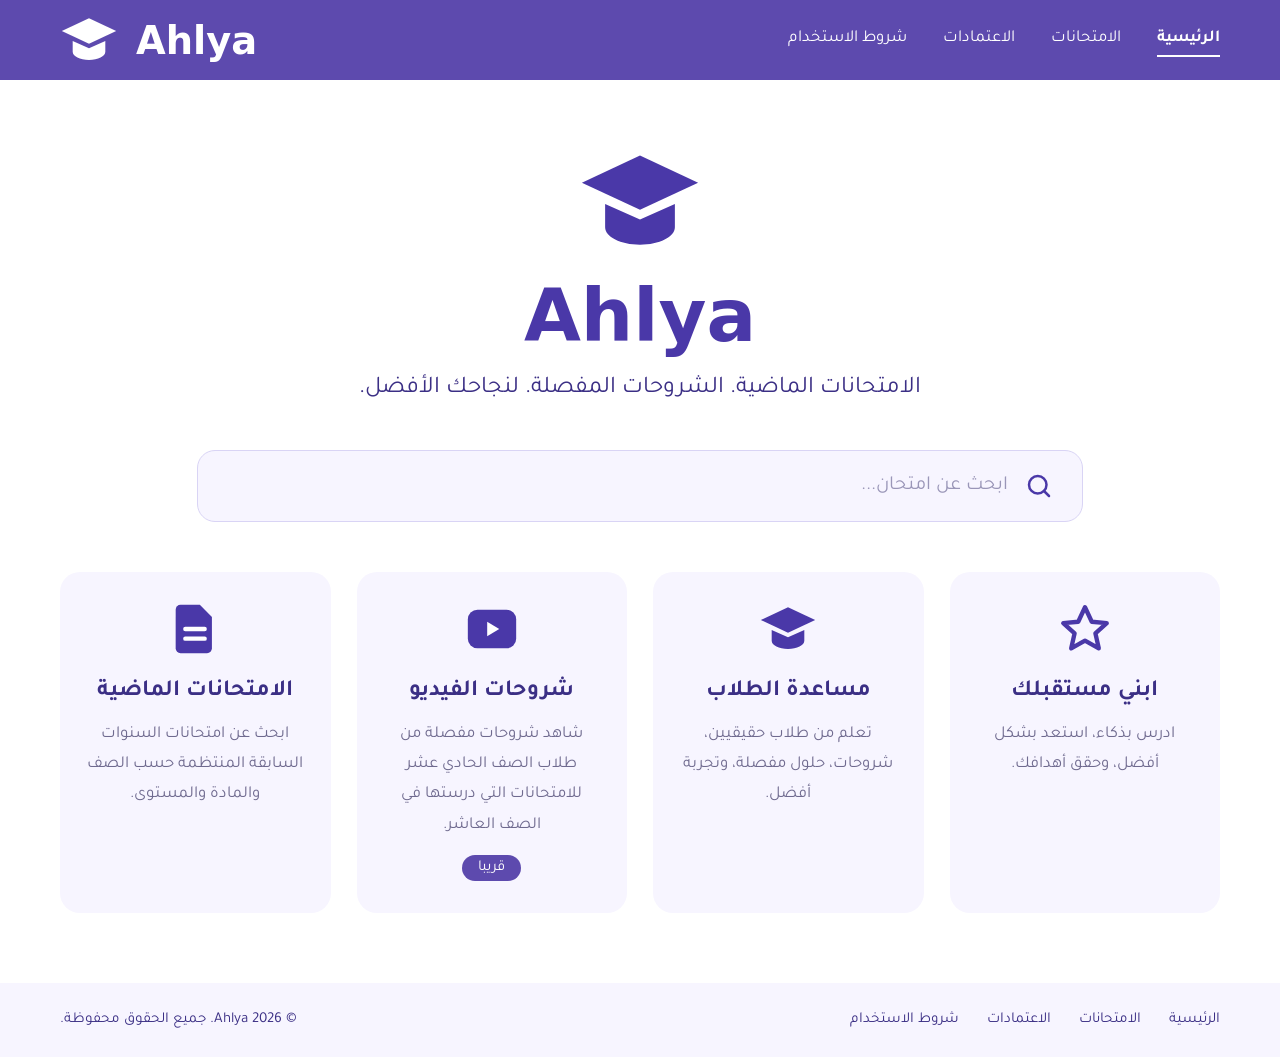
<file: ahlyawebsite/index.html>
<!DOCTYPE html>
<html lang="ar" dir="rtl">
<head>
  <meta charset="UTF-8">
  <meta name="viewport" content="width=device-width, initial-scale=1">
  <title>Ahlya | الامتحانات الماضية</title>
  <link rel="preconnect" href="https://fonts.googleapis.com">
  <link rel="preconnect" href="https://fonts.gstatic.com" crossorigin>
  <link href="https://fonts.googleapis.com/css2?family=Tajawal:wght@400;500;700&display=swap" rel="stylesheet">
  <link rel="stylesheet" href="style.css">
</head>
<body>

  <!-- Header -->
  <header class="site-header">
    <nav class="nav" aria-label="القائمة الرئيسية">
      <a href="index.html" class="active">الرئيسية</a>
      <a href="exams.html">الامتحانات</a>
      <a href="credits.html">الاعتمادات</a>
      <a href="terms.html">شروط الاستخدام</a>
    </nav>
    <a href="index.html" class="logo">
      <svg viewBox="0 0 64 64" aria-hidden="true">
        <path d="M32 8 2 22l30 14 30-14z"/>
        <path d="M14 33v12c0 5 8 9 18 9s18-4 18-9V33L32 41z"/>
      </svg>
      <span>Ahlya</span>
    </a>
  </header>

  <!-- Hero -->
  <main>
    <section class="hero">
      <svg class="hero-icon" viewBox="0 0 64 64" aria-hidden="true">
        <path d="M32 8 2 22l30 14 30-14z"/>
        <path d="M14 33v12c0 5 8 9 18 9s18-4 18-9V33L32 41z"/>
      </svg>
      <h1>Ahlya</h1>
      <p class="tagline">الامتحانات الماضية. الشروحات المفصلة. لنجاحك الأفضل.</p>

      <form class="search" role="search" onsubmit="return false">
        <svg viewBox="0 0 24 24" aria-hidden="true">
          <circle cx="11" cy="11" r="7"/>
          <path d="m20 20-4-4"/>
        </svg>
        <input type="search" id="search-input" placeholder="ابحث عن امتحان..." aria-label="ابحث عن امتحان" autocomplete="off">
        <ul class="suggestions" id="suggestions" hidden></ul>
      </form>
    </section>

    <!-- Feature cards -->
    <section class="cards">
      <article class="card">
        <svg viewBox="0 0 24 24" aria-hidden="true"><path d="m12 3 2.8 6 6.2.6-4.7 4.2 1.4 6.2L12 16.8 6.3 20l1.4-6.2L3 9.6 9.2 9z" class="outline"/></svg>
        <h2>ابني مستقبلك</h2>
        <p>ادرس بذكاء، استعد بشكل أفضل، وحقق أهدافك.</p>
      </article>

      <article class="card">
        <svg viewBox="0 0 64 64" aria-hidden="true"><path d="M32 8 2 22l30 14 30-14z"/><path d="M14 33v12c0 5 8 9 18 9s18-4 18-9V33L32 41z"/></svg>
        <h2>مساعدة الطلاب</h2>
        <p>تعلم من طلاب حقيقيين، شروحات، حلول مفصلة، وتجربة أفضل.</p>
      </article>

      <article class="card">
        <svg viewBox="0 0 24 24" aria-hidden="true"><rect x="2" y="4" width="20" height="16" rx="4"/><path d="m10 9 5 3-5 3z" class="cutout"/></svg>
        <h2>شروحات الفيديو</h2>
        <p>شاهد شروحات مفصلة من طلاب الصف الحادي عشر للامتحانات التي درستها في الصف العاشر.</p>
        <span class="soon">قريبا </span>
      </article>

      <article class="card">
        <svg viewBox="0 0 24 24" aria-hidden="true"><path d="M6 2h8l5 5v13a2 2 0 0 1-2 2H6a2 2 0 0 1-2-2V4a2 2 0 0 1 2-2z"/><path d="M8 12h8M8 16h8" class="cutout-line"/></svg>
        <h2>الامتحانات الماضية</h2>
        <p>ابحث عن امتحانات السنوات السابقة المنتظمة حسب الصف والمادة والمستوى.</p>
      </article>
    </section>
  </main>

  <!-- Footer -->
  <footer class="site-footer">
    <nav class="footer-nav" aria-label="روابط التذييل">
      <a href="index.html">الرئيسية</a>
      <a href="exams.html">الامتحانات</a>
      <a href="credits.html">الاعتمادات</a>
      <a href="terms.html">شروط الاستخدام</a>
    </nav>
    <p>© 2026 Ahlya. جميع الحقوق محفوظة.</p>
  </footer>

  <script src="exams-data.js"></script>
  <script>
    const input = document.getElementById("search-input");
    const list = document.getElementById("suggestions");
    let current = -1;

    // Make Arabic spelling forgiving: ignore diacritics and treat أ إ آ as ا, ة as ه, ى as ي
    const norm = t => t
      .replace(/[\u064B-\u0652\u0640]/g, "")
      .replace(/[أإآ]/g, "ا")
      .replace(/ى/g, "ي")
      .replace(/ة/g, "ه")
      .toLowerCase();

    function suggest() {
      const words = norm(input.value).split(/\s+/).filter(Boolean);
      current = -1;
      if (!words.length) { list.hidden = true; return; }

      const matches = exams.filter(e => {
        const text = norm(["امتحان", e.subject, e.type, e.grade, e.year, e.level].join(" "));
        return words.every(w => text.includes(w));
      }).slice(0, 8);

      if (!matches.length) {
        list.innerHTML = '<li class="empty">لا توجد نتائج</li>';
      } else {
        list.innerHTML = matches.map(e => {
          const title = "امتحان " + e.subject + " " + e.type;
          const meta = e.grade + " · " + e.year;
          const href = "exam.html?title=" + encodeURIComponent(title) + "&meta=" + encodeURIComponent(meta) + (e.pdf ? "&pdf=" + encodeURIComponent(e.pdf) : "") + (e.images || []).map(i => "&img=" + encodeURIComponent(i)).join("");
          return `<li><a href="${href}"><strong>${title}</strong><span>${meta}</span></a></li>`;
        }).join("");
      }
      list.hidden = false;
    }

    function move(step) {
      const items = list.querySelectorAll("a");
      if (!items.length) return;
      items.forEach(a => a.classList.remove("selected"));
      current = (current + step + items.length) % items.length;
      items[current].classList.add("selected");
    }

    input.addEventListener("input", suggest);
    input.addEventListener("keydown", e => {
      if (e.key === "ArrowDown") { e.preventDefault(); move(1); }
      else if (e.key === "ArrowUp") { e.preventDefault(); move(-1); }
      else if (e.key === "Escape") { list.hidden = true; }
      else if (e.key === "Enter") {
        const items = list.querySelectorAll("a");
        const target = items[current >= 0 ? current : 0];
        if (target) location.href = target.href;
      }
    });

    // Close the list when clicking anywhere else
    document.addEventListener("click", e => {
      if (!e.target.closest(".search")) list.hidden = true;
    });
  </script>

</body>
</html>
</file>
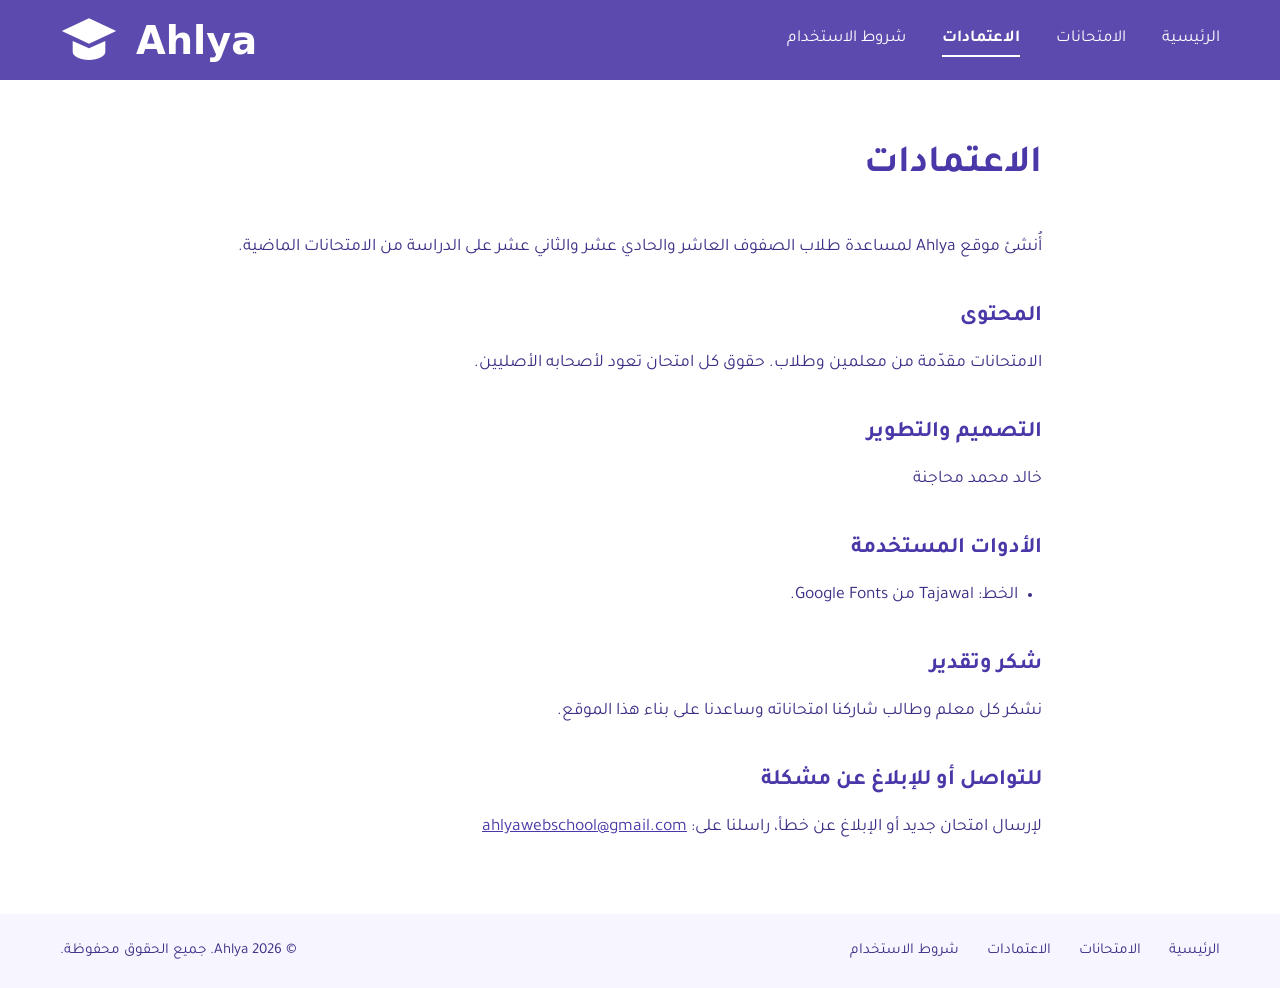
<file: ahlyawebsite/credits.html>
<!DOCTYPE html>
<html lang="ar" dir="rtl">
<head>
  <meta charset="UTF-8">
  <meta name="viewport" content="width=device-width, initial-scale=1">
  <title>الاعتمادات | Ahlya</title>
  <link rel="preconnect" href="https://fonts.googleapis.com">
  <link rel="preconnect" href="https://fonts.gstatic.com" crossorigin>
  <link href="https://fonts.googleapis.com/css2?family=Tajawal:wght@400;500;700&display=swap" rel="stylesheet">
  <link rel="stylesheet" href="style.css">
</head>
<body>

  <!-- Header -->
  <header class="site-header">
    <nav class="nav" aria-label="القائمة الرئيسية">
      <a href="index.html">الرئيسية</a>
      <a href="exams.html">الامتحانات</a>
      <a href="credits.html" class="active">الاعتمادات</a>
      <a href="terms.html">شروط الاستخدام</a>
    </nav>
    <a href="index.html" class="logo">
      <svg viewBox="0 0 64 64" aria-hidden="true">
        <path d="M32 8 2 22l30 14 30-14z"/>
        <path d="M14 33v12c0 5 8 9 18 9s18-4 18-9V33L32 41z"/>
      </svg>
      <span>Ahlya</span>
    </a>
  </header>

  <main class="page">
    <article class="prose">
      <h1 class="page-title">الاعتمادات</h1>

      <p>أُنشئ موقع Ahlya لمساعدة طلاب الصفوف العاشر والحادي عشر والثاني عشر على الدراسة من الامتحانات الماضية.</p>

      <h2>المحتوى</h2>
      <p>الامتحانات مقدّمة من معلمين وطلاب. حقوق كل امتحان تعود لأصحابه الأصليين.</p>

      <h2>التصميم والتطوير</h2>
      <p>خالد محمد محاجنة</p>

      <h2>الأدوات المستخدمة</h2>
      <ul>
        <li>الخط: Tajawal من Google Fonts.</li>
      </ul>

      <h2>شكر وتقدير</h2>
      <p>نشكر كل معلم وطالب شاركنا امتحاناته وساعدنا على بناء هذا الموقع.</p>

      <h2>للتواصل أو للإبلاغ عن مشكلة</h2>
      <p>لإرسال امتحان جديد أو الإبلاغ عن خطأ، راسلنا على: <a href="mailto:ahlyawebschool@gmail.com" dir="ltr">ahlyawebschool@gmail.com</a></p>
    </article>
  </main>

  <!-- Footer -->
  <footer class="site-footer">
    <nav class="footer-nav" aria-label="روابط التذييل">
      <a href="index.html">الرئيسية</a>
      <a href="exams.html">الامتحانات</a>
      <a href="credits.html">الاعتمادات</a>
      <a href="terms.html">شروط الاستخدام</a>
    </nav>
    <p>© 2026 Ahlya. جميع الحقوق محفوظة.</p>
  </footer>

</body>
</html>
</file>
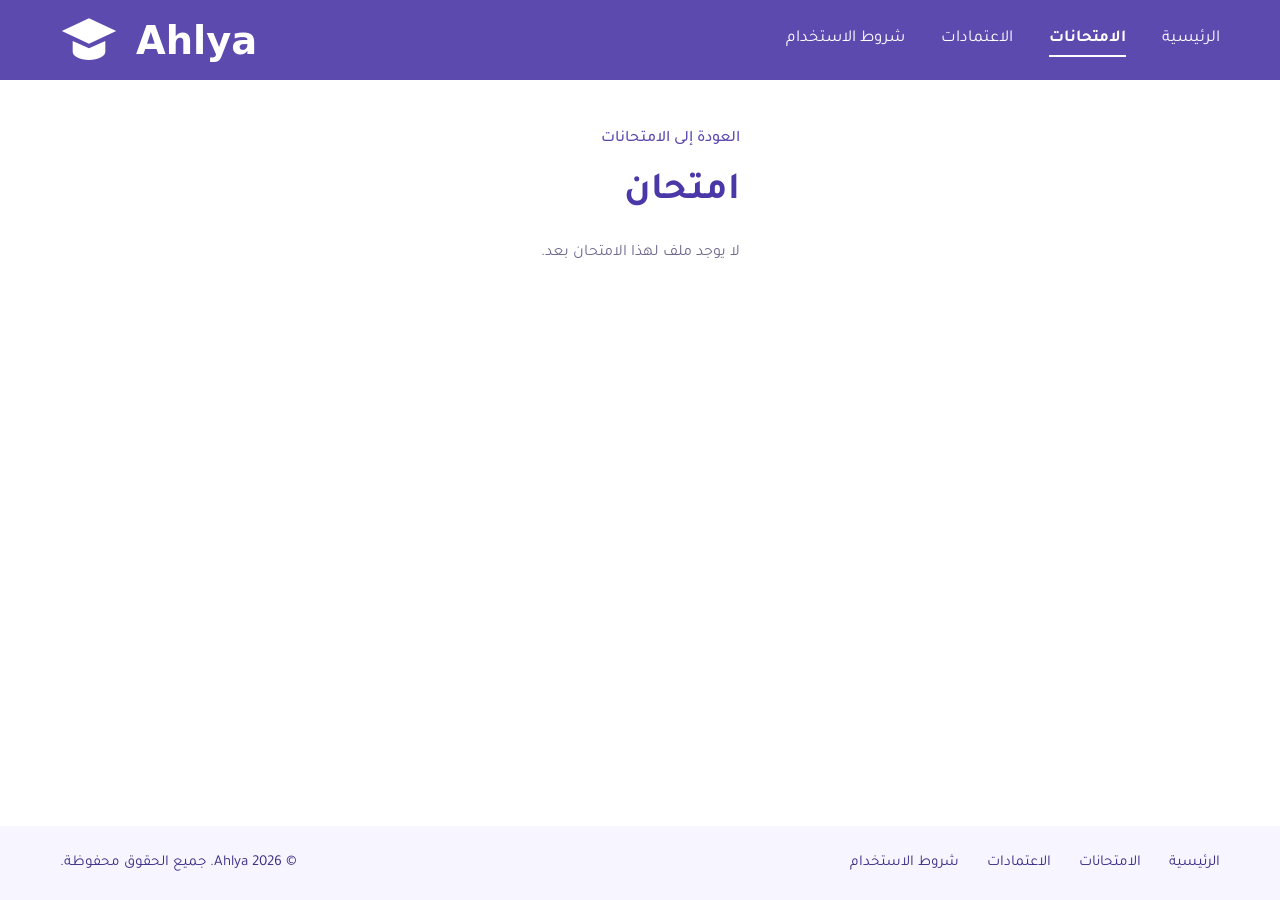
<file: ahlyawebsite/exam.html>
<!DOCTYPE html>
<html lang="ar" dir="rtl">
<head>
  <meta charset="UTF-8">
  <meta name="viewport" content="width=device-width, initial-scale=1">
  <title>عرض الامتحان | Ahlya</title>
  <link rel="preconnect" href="https://fonts.googleapis.com">
  <link rel="preconnect" href="https://fonts.gstatic.com" crossorigin>
  <link href="https://fonts.googleapis.com/css2?family=Tajawal:wght@400;500;700&display=swap" rel="stylesheet">
  <link rel="stylesheet" href="style.css">
</head>
<body>

  <!-- Header -->
  <header class="site-header">
    <nav class="nav" aria-label="القائمة الرئيسية">
      <a href="index.html">الرئيسية</a>
      <a href="exams.html" class="active">الامتحانات</a>
      <a href="credits.html">الاعتمادات</a>
      <a href="terms.html">شروط الاستخدام</a>
    </nav>
    <a href="index.html" class="logo">
      <svg viewBox="0 0 64 64" aria-hidden="true">
        <path d="M32 8 2 22l30 14 30-14z"/>
        <path d="M14 33v12c0 5 8 9 18 9s18-4 18-9V33L32 41z"/>
      </svg>
      <span>Ahlya</span>
    </a>
  </header>

  <main class="page">
    <a href="exams.html" class="back-link">العودة إلى الامتحانات</a>

    <h1 class="page-title" id="exam-title">امتحان</h1>
    <p class="exam-meta" id="exam-meta"></p>

    <!-- PDF file (shown only if this exam has one) -->
    <section class="pdf-section" id="pdf-section" hidden>
      <h2>ملف الامتحان (PDF)</h2>
      <div class="pdf-actions">
        <a id="pdf-open" class="exam-btn" target="_blank" rel="noopener">فتح في صفحة جديدة</a>
        <a id="pdf-download" class="exam-btn" download>تحميل الملف</a>
      </div>
      <iframe id="pdf-frame" class="pdf-frame" title="ملف الامتحان"></iframe>
    </section>
    <p class="no-pdf" id="no-pdf" hidden>لا يوجد ملف لهذا الامتحان بعد.</p>

    <!-- Exam photos: one box per picture (created by the script below; hidden if there are none) -->
    <section class="exam-images" id="exam-images" aria-label="صور الامتحان" hidden></section>
  </main>

  <!-- Footer -->
  <footer class="site-footer">
    <nav class="footer-nav" aria-label="روابط التذييل">
      <a href="index.html">الرئيسية</a>
      <a href="exams.html">الامتحانات</a>
      <a href="credits.html">الاعتمادات</a>
      <a href="terms.html">شروط الاستخدام</a>
    </nav>
    <p>© 2026 Ahlya. جميع الحقوق محفوظة.</p>
  </footer>

  <script>
    // Fill the title and details from the card that was clicked
    const params = new URLSearchParams(location.search);
    const title = params.get("title");
    const meta = params.get("meta");
    if (title) {
      document.getElementById("exam-title").textContent = title;
      document.title = title + " | Ahlya";
    }
    if (meta) document.getElementById("exam-meta").textContent = meta;
    // Only allow PDFs from our own pdfs folder (blocks links to other websites)
    let pdf = params.get("pdf");
    if (!/^pdfs\/[A-Za-z0-9._-]+\.pdf$/.test(pdf || "") || pdf.includes("..")) pdf = null;
    if (pdf) {
      document.getElementById("pdf-section").hidden = false;
      document.getElementById("pdf-frame").src = pdf;
      document.getElementById("pdf-open").href = pdf;
      const dl = document.getElementById("pdf-download");
      dl.href = pdf;
      dl.setAttribute("download", pdf.split("/").pop());  // saved with the PDF's own name
    }

    // Exam photos: one box per picture passed in the link (only files inside the images folder)
    const imgs = params.getAll("img").filter(p => /^images\/[A-Za-z0-9._-]+\.(jpe?g|png|webp)$/i.test(p) && !p.includes(".."));
    const box = document.getElementById("exam-images");
    imgs.forEach((src, i) => {
      const img = document.createElement("img");
      img.className = "exam-photo";
      img.src = src;
      img.alt = "الصفحة " + (i + 1);
      img.loading = "lazy";
      box.appendChild(img);
    });
    box.hidden = imgs.length === 0;

    // Show the "no file" message only when there is neither a PDF nor photos
    document.getElementById("no-pdf").hidden = !!pdf || imgs.length > 0;
  </script>

</body>
</html>
</file>
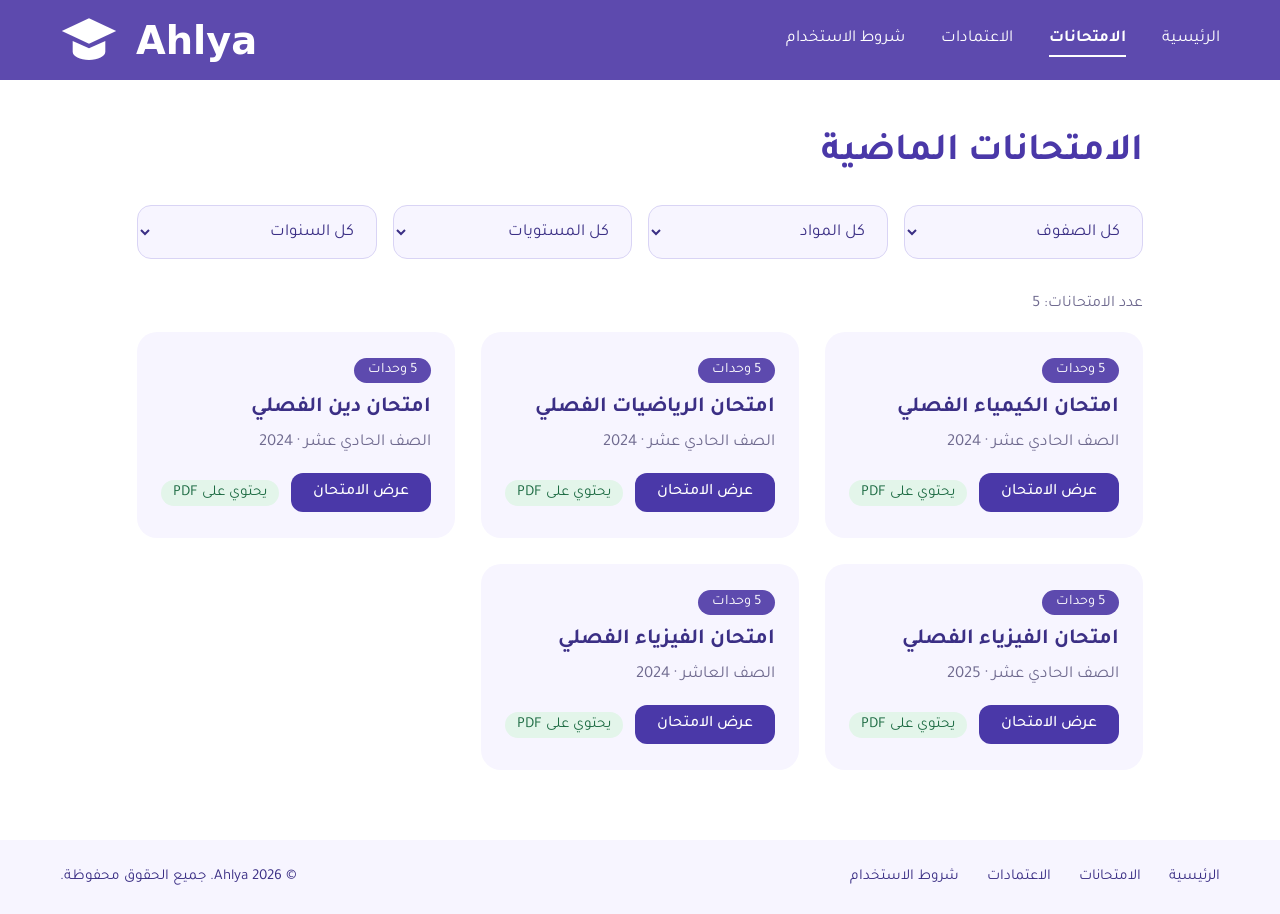
<file: ahlyawebsite/exams.html>
<!DOCTYPE html>
<html lang="ar" dir="rtl">
<head>
  <meta charset="UTF-8">
  <meta name="viewport" content="width=device-width, initial-scale=1">
  <title>الامتحانات | Ahlya</title>
  <link rel="preconnect" href="https://fonts.googleapis.com">
  <link rel="preconnect" href="https://fonts.gstatic.com" crossorigin>
  <link href="https://fonts.googleapis.com/css2?family=Tajawal:wght@400;500;700&display=swap" rel="stylesheet">
  <link rel="stylesheet" href="style.css">
</head>
<body>

  <!-- Header -->
  <header class="site-header">
    <nav class="nav" aria-label="القائمة الرئيسية">
      <a href="index.html">الرئيسية</a>
      <a href="exams.html" class="active">الامتحانات</a>
      <a href="credits.html">الاعتمادات</a>
      <a href="terms.html">شروط الاستخدام</a>
    </nav>
    <a href="index.html" class="logo">
      <svg viewBox="0 0 64 64" aria-hidden="true">
        <path d="M32 8 2 22l30 14 30-14z"/>
        <path d="M14 33v12c0 5 8 9 18 9s18-4 18-9V33L32 41z"/>
      </svg>
      <span>Ahlya</span>
    </a>
  </header>

  <main class="page">
    <h1 class="page-title">الامتحانات الماضية</h1>

    <!-- Filters (they work: choose one and the list updates) -->
    <form class="filters" onsubmit="return false">
      <select id="f-grade" aria-label="الصف">
        <option value="">كل الصفوف</option>
        <option>الصف الثاني عشر</option>
        <option>الصف الحادي عشر</option>
        <option>الصف العاشر</option>
      </select>
      <select id="f-subject" aria-label="المادة">
        <option value="">كل المواد</option>
        <option>الرياضيات</option>
        <option>الفيزياء</option>
        <option>الكيمياء</option>
        <option>البيولوجيا</option>
        <option>اللغة العربية</option>
        <option>اللغة الإنجليزية</option>
        <option>اللغة العبرية</option>
        <option>محشيفيم</option>
        <option>دين</option>
      </select>
      <select id="f-level" aria-label="المستوى">
        <option value="">كل المستويات</option>
        <option>5 وحدات</option>
        <option>4 وحدات</option>
        <option>3 وحدات</option>
      </select>
      <select id="f-year" aria-label="السنة">
        <option value="">كل السنوات</option>
        <option>2025</option>
        <option>2024</option>
        <option>2023</option>
        <option>2022</option>
      </select>
    </form>

    <p class="results-count" id="count"></p>

    <!-- Cards are created here by the script below -->
    <section class="exams-grid" id="exams-grid"></section>
    <p class="no-results" id="no-results" hidden>لا توجد امتحانات مطابقة. جرّب تغيير الفلاتر.</p>
  </main>

  <!-- Footer -->
  <footer class="site-footer">
    <nav class="footer-nav" aria-label="روابط التذييل">
      <a href="index.html">الرئيسية</a>
      <a href="exams.html">الامتحانات</a>
      <a href="credits.html">الاعتمادات</a>
      <a href="terms.html">شروط الاستخدام</a>
    </nav>
    <p>© 2026 Ahlya. جميع الحقوق محفوظة.</p>
  </footer>

  <script src="exams-data.js"></script>
  <script>

    const grid = document.getElementById("exams-grid");
    const noResults = document.getElementById("no-results");
    const count = document.getElementById("count");
    const filters = {
      grade:   document.getElementById("f-grade"),
      subject: document.getElementById("f-subject"),
      level:   document.getElementById("f-level"),
      year:    document.getElementById("f-year")
    };

    function render() {
      // Keep only the exams that match every chosen filter
      const shown = exams.filter(e =>
        Object.keys(filters).every(key => !filters[key].value || e[key] === filters[key].value)
      );

      grid.innerHTML = shown.map(e => {
        const title = "امتحان " + e.subject + " " + e.type;
        const meta = e.grade + " · " + e.year;
        const href = "exam.html?title=" + encodeURIComponent(title) + "&meta=" + encodeURIComponent(meta) + (e.pdf ? "&pdf=" + encodeURIComponent(e.pdf) : "") + (e.images || []).map(i => "&img=" + encodeURIComponent(i)).join("");
        return `
          <article class="exam">
            <span class="exam-tag">${e.level}</span>
            <h2 class="exam-title">${title}</h2>
            <p class="exam-meta">${meta}</p>
            <div class="exam-actions">
              <a href="${href}" class="exam-btn">عرض الامتحان</a>
              <span class="pdf-badge ${(e.pdf || (e.images && e.images.length)) ? "yes" : "no"}">${e.pdf ? "يحتوي على PDF" : (e.images && e.images.length) ? "يحتوي على صور" : "بدون ملفات"}</span>
            </div>
          </article>`;
      }).join("");

      noResults.hidden = shown.length > 0;
      count.textContent = "عدد الامتحانات: " + shown.length;
    }

    // Update the list whenever a filter changes
    Object.values(filters).forEach(select => select.addEventListener("change", render));
    render();
  </script>

</body>
</html>
</file>
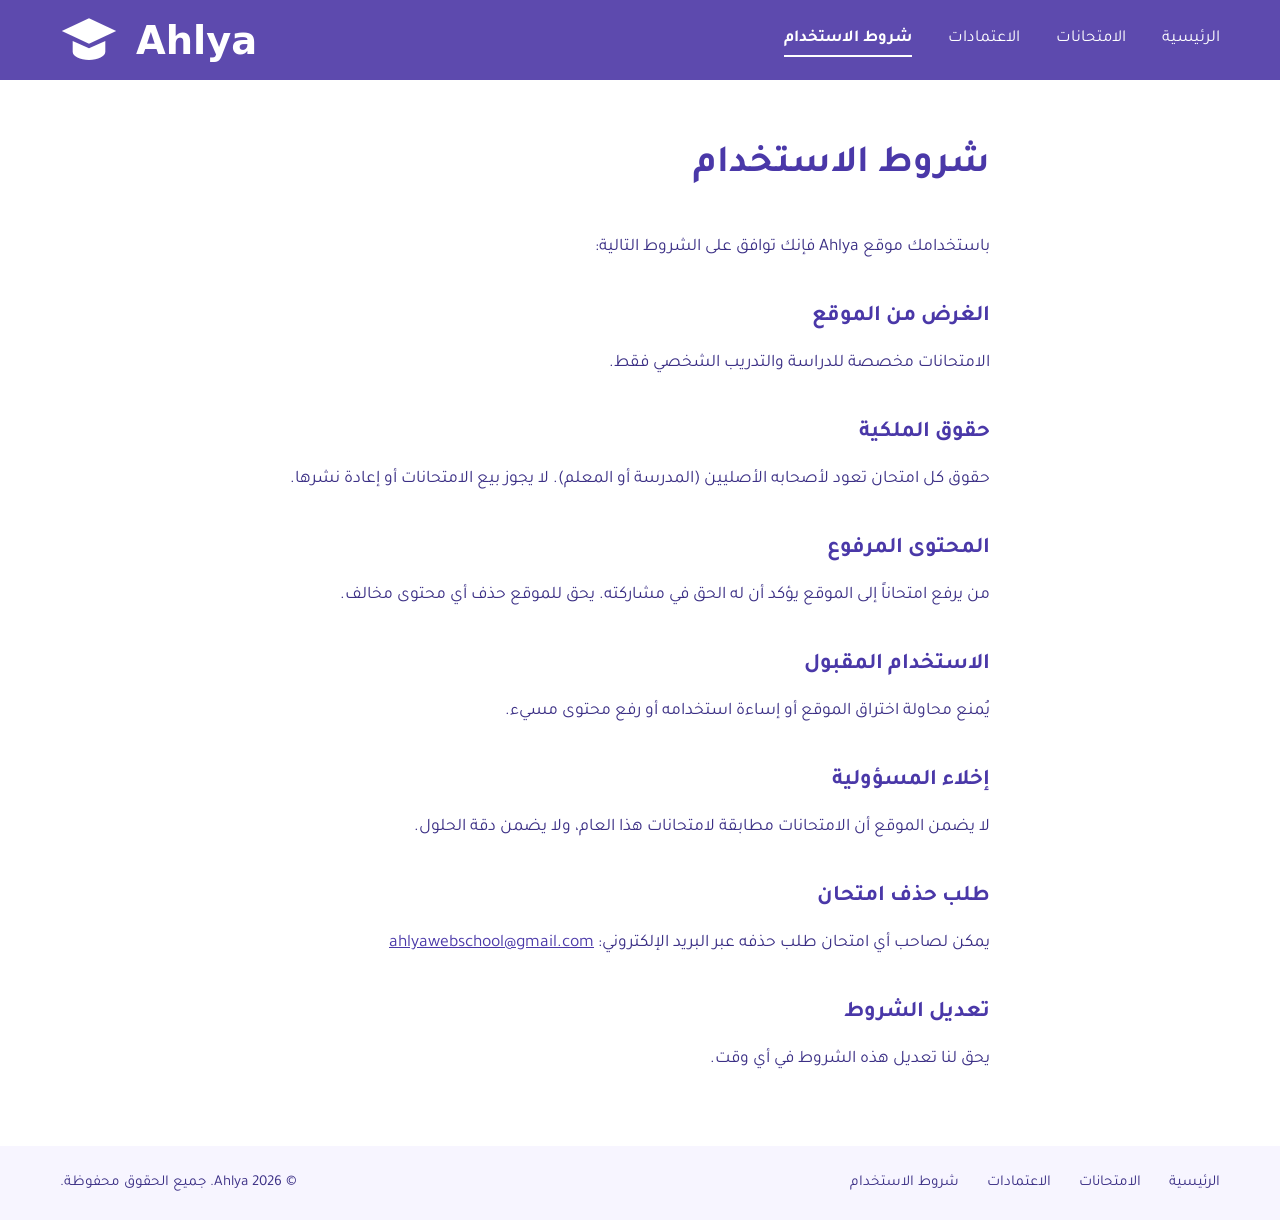
<file: ahlyawebsite/terms.html>
<!DOCTYPE html>
<html lang="ar" dir="rtl">
<head>
  <meta charset="UTF-8">
  <meta name="viewport" content="width=device-width, initial-scale=1">
  <title>شروط الاستخدام | Ahlya</title>
  <link rel="preconnect" href="https://fonts.googleapis.com">
  <link rel="preconnect" href="https://fonts.gstatic.com" crossorigin>
  <link href="https://fonts.googleapis.com/css2?family=Tajawal:wght@400;500;700&display=swap" rel="stylesheet">
  <link rel="stylesheet" href="style.css">
</head>
<body>

  <!-- Header -->
  <header class="site-header">
    <nav class="nav" aria-label="القائمة الرئيسية">
      <a href="index.html">الرئيسية</a>
      <a href="exams.html">الامتحانات</a>
      <a href="credits.html">الاعتمادات</a>
      <a href="terms.html" class="active">شروط الاستخدام</a>
    </nav>
    <a href="index.html" class="logo">
      <svg viewBox="0 0 64 64" aria-hidden="true">
        <path d="M32 8 2 22l30 14 30-14z"/>
        <path d="M14 33v12c0 5 8 9 18 9s18-4 18-9V33L32 41z"/>
      </svg>
      <span>Ahlya</span>
    </a>
  </header>

  <main class="page">
    <article class="prose">
      <h1 class="page-title">شروط الاستخدام</h1>

      <p>باستخدامك موقع Ahlya فإنك توافق على الشروط التالية:</p>

      <h2>الغرض من الموقع</h2>
      <p>الامتحانات مخصصة للدراسة والتدريب الشخصي فقط.</p>

      <h2>حقوق الملكية</h2>
      <p>حقوق كل امتحان تعود لأصحابه الأصليين (المدرسة أو المعلم). لا يجوز بيع الامتحانات أو إعادة نشرها.</p>

      <h2>المحتوى المرفوع</h2>
      <p>من يرفع امتحاناً إلى الموقع يؤكد أن له الحق في مشاركته. يحق للموقع حذف أي محتوى مخالف.</p>

      <h2>الاستخدام المقبول</h2>
      <p>يُمنع محاولة اختراق الموقع أو إساءة استخدامه أو رفع محتوى مسيء.</p>

      <h2>إخلاء المسؤولية</h2>
      <p>لا يضمن الموقع أن الامتحانات مطابقة لامتحانات هذا العام، ولا يضمن دقة الحلول.</p>

      <h2>طلب حذف امتحان</h2>
      <p>يمكن لصاحب أي امتحان طلب حذفه عبر البريد الإلكتروني: <a href="mailto:ahlyawebschool@gmail.com" dir="ltr">ahlyawebschool@gmail.com</a></p>

      <h2>تعديل الشروط</h2>
      <p>يحق لنا تعديل هذه الشروط في أي وقت.</p>
    </article>
  </main>

  <!-- Footer -->
  <footer class="site-footer">
    <nav class="footer-nav" aria-label="روابط التذييل">
      <a href="index.html">الرئيسية</a>
      <a href="exams.html">الامتحانات</a>
      <a href="credits.html">الاعتمادات</a>
      <a href="terms.html">شروط الاستخدام</a>
    </nav>
    <p>© 2026 Ahlya. جميع الحقوق محفوظة.</p>
  </footer>

</body>
</html>
</file>
<file: ahlyawebsite/style.css>
/* ---------- Tokens ---------- */
:root {
  --purple-header: #5d4aae;
  --purple-brand: #4a38a8;
  --purple-text: #3b2f85;
  --muted: #6f6a8f;
  --card-bg: #f7f5ff;
  --border: #d9d4f5;
  --footer-bg: #f7f5ff;
  --white: #ffffff;
}

/* ---------- Base ---------- */
* { box-sizing: border-box; margin: 0; padding: 0; }

body {
  font-family: "Tajawal", system-ui, sans-serif;
  color: var(--purple-text);
  background: var(--white);
  min-height: 100vh;
  display: flex;
  flex-direction: column;
}

main { flex: 1; }
a { color: inherit; text-decoration: none; }

a:focus-visible,
input:focus-visible {
  outline: 3px solid #9d8ff0;
  outline-offset: 3px;
}

/* ---------- Header ---------- */
.site-header {
  background: var(--purple-header);
  color: var(--white);
  height: 80px;
  padding: 0 60px;
  display: flex;
  align-items: center;
  justify-content: space-between;
}

.nav { display: flex; gap: 36px; }

.nav a {
  padding: 6px 0;
  font-size: 1.05rem;
  border-bottom: 2px solid transparent;
}

.nav a.active {
  font-weight: 700;
  border-bottom-color: var(--white);
}

.logo {
  direction: ltr; /* keep icon on the left of "Ahlya" */
  display: flex;
  align-items: center;
  gap: 18px;
  font-family: system-ui, "Segoe UI", Arial, sans-serif;
  font-size: 2.4rem;
  font-weight: 700;
}

.logo svg { width: 58px; height: 58px; fill: var(--white); }

/* ---------- Hero ---------- */
.hero {
  text-align: center;
  padding: 60px 24px 50px;
}

.hero-icon { width: 124px; height: 124px; fill: var(--purple-brand); }

.hero h1 {
  font-family: system-ui, "Segoe UI", Arial, sans-serif;
  font-size: 4.6rem;
  line-height: 1.1;
  color: var(--purple-brand);
  margin-top: 4px;
}

.tagline {
  font-size: 1.5rem;
  margin-top: 18px;
}

.search {
  max-width: 886px;
  margin: 46px auto 0;
  height: 72px;
  padding: 0 28px;
  display: flex;
  align-items: center;
  gap: 16px;
  background: var(--card-bg);
  border: 1.5px solid var(--border);
  border-radius: 18px;
}

.search svg {
  width: 30px;
  height: 30px;
  fill: none;
  stroke: var(--purple-brand);
  stroke-width: 2;
  stroke-linecap: round;
  flex-shrink: 0;
}

.search input {
  flex: 1;
  border: 0;
  background: transparent;
  font: inherit;
  font-size: 1.25rem;
  color: var(--purple-text);
}

.search input::placeholder { color: #9a96b8; }

/* ---------- Cards ---------- */
.cards {
  max-width: 1400px;
  margin: 0 auto;
  padding: 0 60px 70px;
  display: grid;
  grid-template-columns: repeat(4, 1fr);
  gap: 26px;
}

.card {
  background: var(--card-bg);
  border-radius: 20px;
  padding: 28px 24px 32px;
  text-align: center;
}

.card > svg {
  width: 58px;
  height: 58px;
  fill: var(--purple-brand);
  margin-bottom: 12px;
}

.card h2 { font-size: 1.45rem; margin-bottom: 14px; }
.card p  { color: var(--muted); line-height: 1.8; font-size: 1.05rem; }

/* Icon details */
.card .outline {
  fill: none;
  stroke: var(--purple-brand);
  stroke-width: 1.8;
  stroke-linejoin: round;
}
.card .cutout { fill: var(--white); }
.card .cutout-line {
  stroke: var(--white);
  stroke-width: 1.8;
  stroke-linecap: round;
}

/* ---------- Footer ---------- */
.site-footer {
  background: var(--footer-bg);
  padding: 28px 60px;
  display: flex;
  align-items: center;
  justify-content: space-between;
  font-size: 0.95rem;
}

.footer-nav { display: flex; gap: 28px; }

/* ---------- Responsive ---------- */
@media (max-width: 1024px) {
  .cards { grid-template-columns: repeat(2, 1fr); }
}

@media (max-width: 640px) {
  .site-header {
    height: auto;
    padding: 16px 20px;
    flex-direction: column-reverse;
    gap: 12px;
  }
  .nav { gap: 18px; flex-wrap: wrap; justify-content: center; }
  .logo { font-size: 1.9rem; }
  .logo svg { width: 44px; height: 44px; }

  .hero h1 { font-size: 3.2rem; }
  .tagline { font-size: 1.2rem; }
  .search { height: 60px; padding: 0 18px; }

  .cards { grid-template-columns: 1fr; padding: 0 20px 50px; }

  .site-footer {
    flex-direction: column;
    gap: 14px;
    padding: 24px 20px;
    text-align: center;
  }
  .footer-nav { flex-wrap: wrap; justify-content: center; gap: 18px; }
}

/* ---------- Exams page ---------- */
.page {
  max-width: 1400px;
  margin: 0 auto;
  padding: 50px 60px 70px;
}

.page-title {
  font-size: 2.4rem;
  color: var(--purple-brand);
  margin-bottom: 28px;
}

.filters {
  display: grid;
  grid-template-columns: repeat(4, 1fr);
  gap: 16px;
  margin-bottom: 36px;
}

.filters select {
  height: 54px;
  padding: 0 18px;
  font: inherit;
  font-size: 1.05rem;
  color: var(--purple-text);
  background: var(--card-bg);
  border: 1.5px solid var(--border);
  border-radius: 14px;
}

.filters select:focus-visible {
  outline: 3px solid #9d8ff0;
  outline-offset: 3px;
}

.exams-grid {
  display: grid;
  grid-template-columns: repeat(3, 1fr);
  gap: 26px;
}

/* The .exam class: one exam card */
.exam {
  background: var(--card-bg);
  border-radius: 20px;
  padding: 26px 24px;
  display: flex;
  flex-direction: column;
  align-items: flex-start;
  gap: 12px;
}

.exam-tag {
  background: var(--purple-header);
  color: var(--white);
  font-size: 0.9rem;
  padding: 4px 14px;
  border-radius: 999px;
}

.exam-title { font-size: 1.35rem; }
.exam-meta  { color: var(--muted); font-size: 1.05rem; }

.exam-btn {
  margin-top: 8px;
  background: var(--purple-brand);
  color: var(--white);
  padding: 10px 22px;
  border-radius: 12px;
  font-weight: 500;
}

.exam-btn:hover { background: var(--purple-header); }

@media (max-width: 1024px) {
  .filters { grid-template-columns: repeat(2, 1fr); }
  .exams-grid { grid-template-columns: repeat(2, 1fr); }
}

@media (max-width: 640px) {
  .page { padding: 32px 20px 50px; }
  .page-title { font-size: 1.9rem; }
  .filters { grid-template-columns: 1fr; }
  .exams-grid { grid-template-columns: 1fr; }
}

/* ---------- Exam detail page ---------- */
.back-link {
  display: inline-block;
  margin-bottom: 20px;
  color: var(--purple-header);
  font-weight: 500;
}

.back-link:hover { text-decoration: underline; }

.exam-images {
  display: grid;
  gap: 24px;
  max-width: 820px;
  margin: 32px auto 48px;
}

.exam-page {
  width: 100%;
  display: block;
  aspect-ratio: 1 / 1.414; /* A4 paper shape */
  background: var(--card-bg);
  border: 1.5px dashed var(--border);
  border-radius: 14px;
  display: flex;
  align-items: center;
  justify-content: center;
  color: var(--muted);
  font-size: 1.1rem;
  object-fit: contain;
}

.notes {
  max-width: 820px;
  margin: 0 auto;
}

.notes label {
  display: block;
  font-size: 1.3rem;
  font-weight: 700;
  margin-bottom: 12px;
}

.notes textarea {
  width: 100%;
  padding: 18px 20px;
  font: inherit;
  font-size: 1.1rem;
  color: var(--purple-text);
  background: var(--card-bg);
  border: 1.5px solid var(--border);
  border-radius: 14px;
  resize: vertical;
}

.notes textarea:focus-visible {
  outline: 3px solid #9d8ff0;
  outline-offset: 3px;
}

/* ---------- Filter results ---------- */
.results-count {
  color: var(--muted);
  margin-bottom: 18px;
}

.no-results {
  text-align: center;
  color: var(--muted);
  font-size: 1.2rem;
  padding: 50px 0;
}

/* ---------- Search suggestions ---------- */
.search { position: relative; }

.suggestions {
  position: absolute;
  top: calc(100% + 8px);
  right: 0;
  left: 0;
  z-index: 10;
  max-height: 380px;
  overflow-y: auto;
  list-style: none;
  text-align: right;
  background: var(--white);
  border: 1.5px solid var(--border);
  border-radius: 16px;
  box-shadow: 0 10px 30px rgba(74, 56, 168, 0.12);
  padding: 8px;
}

.suggestions a {
  display: flex;
  justify-content: space-between;
  align-items: center;
  gap: 16px;
  padding: 12px 16px;
  border-radius: 10px;
}

.suggestions a span { color: var(--muted); font-size: 0.95rem; }

.suggestions a:hover,
.suggestions a.selected { background: var(--card-bg); }

.suggestions .empty { padding: 14px 16px; color: var(--muted); }

@media (max-width: 640px) {
  .suggestions a { flex-direction: column; align-items: flex-start; gap: 2px; }
}

/* ---------- Text pages (credits, terms) ---------- */
.prose {
  max-width: 820px;
  margin: 0 auto;
  line-height: 1.9;
  font-size: 1.1rem;
}

.prose h2 {
  font-size: 1.4rem;
  color: var(--purple-brand);
  margin: 32px 0 8px;
}

.prose ul { padding-right: 24px; }

/* ---------- PDF badge next to the button ---------- */
.exam-actions {
  display: flex;
  align-items: center;
  flex-wrap: wrap;
  gap: 12px;
  margin-top: 8px;
}

.exam-actions .exam-btn { margin-top: 0; }

.pdf-badge {
  font-size: 0.95rem;
  padding: 4px 12px;
  border-radius: 999px;
}

.pdf-badge.yes { background: #e3f5ea; color: #1d6b43; }
.pdf-badge.no  { background: #ececf4; color: var(--muted); }

/* ---------- PDF viewer on the exam page ---------- */
.pdf-section {
  max-width: 820px;
  margin: 32px auto 0;
}

.pdf-section h2 {
  font-size: 1.3rem;
  margin-bottom: 14px;
}

.pdf-actions {
  display: flex;
  flex-wrap: wrap;
  gap: 12px;
  margin-bottom: 16px;
}

.pdf-actions .exam-btn { margin-top: 0; }

.pdf-frame {
  width: 100%;
  height: 700px;
  border: 1.5px solid var(--border);
  border-radius: 14px;
  background: var(--card-bg);
}

.no-pdf {
  max-width: 820px;
  margin: 24px auto 0;
  color: var(--muted);
}

@media (max-width: 640px) {
  .pdf-frame { height: 480px; }
}

/* ---------- Exam photos (one box per picture) ---------- */
.exam-images[hidden] { display: none; }

.exam-photo {
  width: 100%;
  height: auto;
  display: block;
  border: 1.5px solid var(--border);
  border-radius: 14px;
  background: var(--card-bg);
}

/* ---------- "Under development" badge on a card ---------- */
.card .soon {
  display: inline-block;
  margin-top: 14px;
  padding: 4px 16px;
  border-radius: 999px;
  background: var(--purple-header);
  color: var(--white);
  font-size: 0.95rem;
}

/* ---------- Links inside text pages ---------- */
.prose a {
  color: var(--purple-brand);
  text-decoration: underline;
}
</file>
